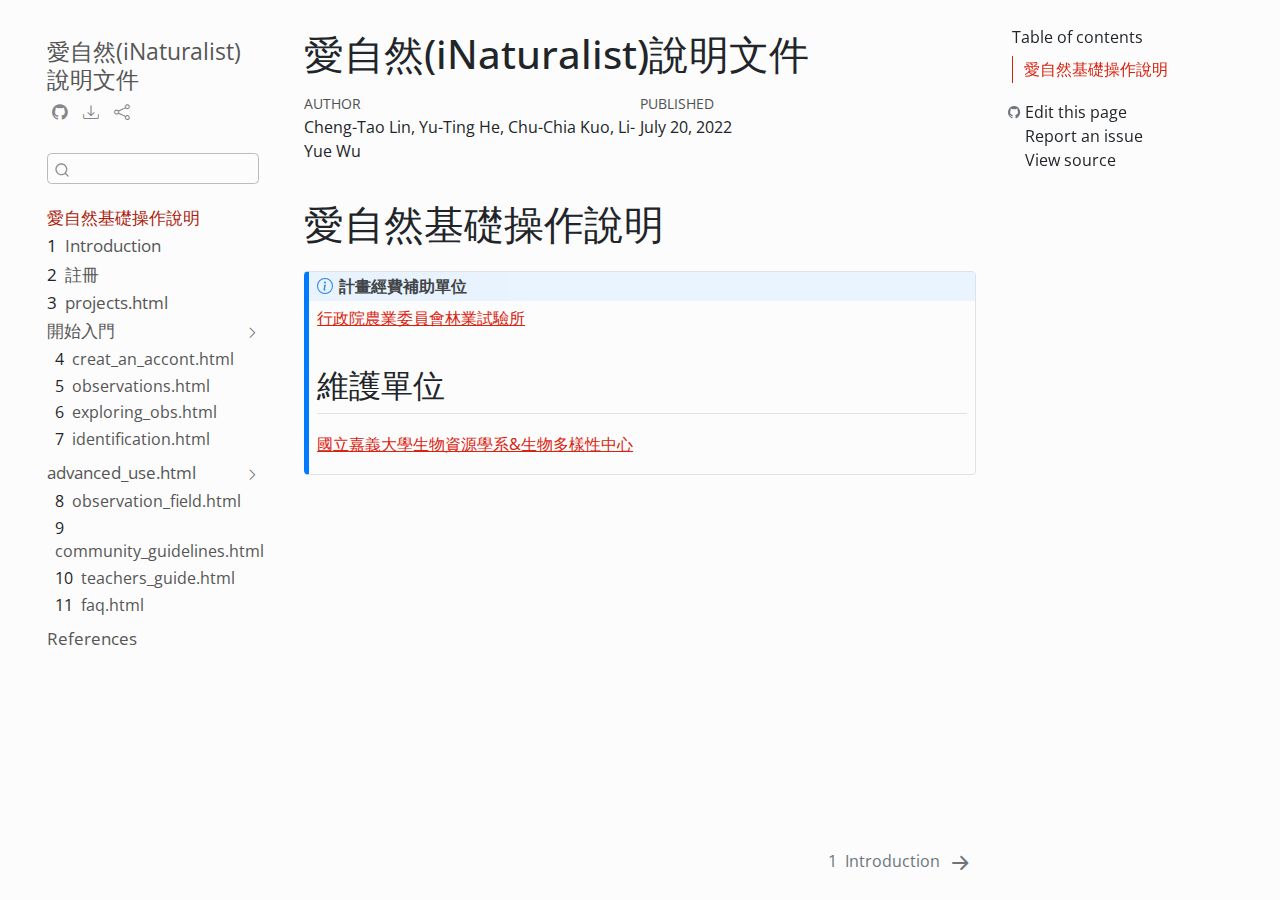
<file: docs/index.html>
<!DOCTYPE html>
<html xmlns="http://www.w3.org/1999/xhtml" lang="en" xml:lang="en"><head>

<meta charset="utf-8">
<meta name="generator" content="quarto-1.0.25">

<meta name="viewport" content="width=device-width, initial-scale=1.0, user-scalable=yes">

<meta name="author" content="Cheng-Tao Lin, Yu-Ting He, Chu-Chia Kuo, Li-Yue Wu">
<meta name="dcterms.date" content="2022-07-20">

<title>愛自然(iNaturalist)說明文件</title>
<style>
code{white-space: pre-wrap;}
span.smallcaps{font-variant: small-caps;}
span.underline{text-decoration: underline;}
div.column{display: inline-block; vertical-align: top; width: 50%;}
div.hanging-indent{margin-left: 1.5em; text-indent: -1.5em;}
ul.task-list{list-style: none;}
</style>


<script src="site_libs/quarto-nav/quarto-nav.js"></script>
<script src="site_libs/quarto-nav/headroom.min.js"></script>
<script src="site_libs/clipboard/clipboard.min.js"></script>
<script src="site_libs/quarto-search/autocomplete.umd.js"></script>
<script src="site_libs/quarto-search/fuse.min.js"></script>
<script src="site_libs/quarto-search/quarto-search.js"></script>
<meta name="quarto:offset" content="./">
<link href="./intro.html" rel="next">
<link href="./images/iNaturalistTW_favicon.png" rel="icon" type="image/png">
<script src="site_libs/quarto-html/quarto.js"></script>
<script src="site_libs/quarto-html/popper.min.js"></script>
<script src="site_libs/quarto-html/tippy.umd.min.js"></script>
<script src="site_libs/quarto-html/anchor.min.js"></script>
<link href="site_libs/quarto-html/tippy.css" rel="stylesheet">
<link href="site_libs/quarto-html/quarto-syntax-highlighting.css" rel="stylesheet" id="quarto-text-highlighting-styles">
<script src="site_libs/bootstrap/bootstrap.min.js"></script>
<link href="site_libs/bootstrap/bootstrap-icons.css" rel="stylesheet">
<link href="site_libs/bootstrap/bootstrap.min.css" rel="stylesheet" id="quarto-bootstrap" data-mode="light">
<script id="quarto-search-options" type="application/json">{
  "location": "sidebar",
  "copy-button": false,
  "collapse-after": 3,
  "panel-placement": "start",
  "type": "textbox",
  "limit": 20,
  "language": {
    "search-no-results-text": "No results",
    "search-matching-documents-text": "matching documents",
    "search-copy-link-title": "Copy link to search",
    "search-hide-matches-text": "Hide additional matches",
    "search-more-match-text": "more match in this document",
    "search-more-matches-text": "more matches in this document",
    "search-clear-button-title": "Clear",
    "search-detached-cancel-button-title": "Cancel",
    "search-submit-button-title": "Submit"
  }
}</script>


</head>

<body class="nav-sidebar floating">

<div id="quarto-search-results"></div>
  <header id="quarto-header" class="headroom fixed-top">
  <nav class="quarto-secondary-nav" data-bs-toggle="collapse" data-bs-target="#quarto-sidebar" aria-controls="quarto-sidebar" aria-expanded="false" aria-label="Toggle sidebar navigation" onclick="if (window.quartoToggleHeadroom) { window.quartoToggleHeadroom(); }">
    <div class="container-fluid d-flex justify-content-between">
      <h1 class="quarto-secondary-nav-title">愛自然(iNaturalist)說明文件</h1>
      <button type="button" class="quarto-btn-toggle btn" aria-label="Show secondary navigation">
        <i class="bi bi-chevron-right"></i>
      </button>
    </div>
  </nav>
</header>
<!-- content -->
<div id="quarto-content" class="quarto-container page-columns page-rows-contents page-layout-article">
<!-- sidebar -->
  <nav id="quarto-sidebar" class="sidebar collapse sidebar-navigation floating overflow-auto">
    <div class="pt-lg-2 mt-2 text-left sidebar-header">
    <div class="sidebar-title mb-0 py-0">
      <a href="./">愛自然(iNaturalist)說明文件</a> 
        <div class="sidebar-tools-main tools-wide">
    <a href="https://github.com/iNaturalistTaiwan/iNatTWDocs" title="Source Code" class="sidebar-tool px-1"><i class="bi bi-github"></i></a>
    <a href="" title="Download" id="sidebar-tool-dropdown-0" class="sidebar-tool dropdown-toggle px-1" data-bs-toggle="dropdown" aria-expanded="false"><i class="bi bi-download"></i></a>
    <ul class="dropdown-menu" aria-labelledby="sidebar-tool-dropdown-0">
        <li>
          <a class="dropdown-item sidebar-tools-main-item" href="./愛自然-iNaturalist-說明文件.pdf">
            <i class="bi bi-bi-file-pdf pe-1"></i>
          Download PDF
          </a>
        </li>
        <li>
          <a class="dropdown-item sidebar-tools-main-item" href="./愛自然-iNaturalist-說明文件.epub">
            <i class="bi bi-bi-journal pe-1"></i>
          Download ePub
          </a>
        </li>
        <li>
          <a class="dropdown-item sidebar-tools-main-item" href="./愛自然-iNaturalist-說明文件.docx">
            <i class="bi bi-bi-file-word pe-1"></i>
          Download Docx
          </a>
        </li>
    </ul>
    <a href="" title="Share" id="sidebar-tool-dropdown-1" class="sidebar-tool dropdown-toggle px-1" data-bs-toggle="dropdown" aria-expanded="false"><i class="bi bi-share"></i></a>
    <ul class="dropdown-menu" aria-labelledby="sidebar-tool-dropdown-1">
        <li>
          <a class="dropdown-item sidebar-tools-main-item" href="https://www.facebook.com/sharer/sharer.php?u=|url|">
            <i class="bi bi-bi-facebook pe-1"></i>
          Facebook
          </a>
        </li>
        <li>
          <a class="dropdown-item sidebar-tools-main-item" href="https://twitter.com/intent/tweet?url=|url|">
            <i class="bi bi-bi-twitter pe-1"></i>
          Twitter
          </a>
        </li>
    </ul>
</div>
    </div>
      </div>
      <div class="mt-2 flex-shrink-0 align-items-center">
        <div class="sidebar-search">
        <div id="quarto-search" class="" title="Search"></div>
        </div>
      </div>
    <div class="sidebar-menu-container"> 
    <ul class="list-unstyled mt-1">
        <li class="sidebar-item">
  <div class="sidebar-item-container"> 
  <a href="./index.html" class="sidebar-item-text sidebar-link active">愛自然基礎操作說明</a>
  </div>
</li>
        <li class="sidebar-item">
  <div class="sidebar-item-container"> 
  <a href="./intro.html" class="sidebar-item-text sidebar-link"><span class="chapter-number">1</span>&nbsp; <span class="chapter-title">Introduction</span></a>
  </div>
</li>
        <li class="sidebar-item">
  <div class="sidebar-item-container"> 
  <a href="./register_and_settings.html" class="sidebar-item-text sidebar-link"><span class="chapter-number">2</span>&nbsp; <span class="chapter-title">註冊</span></a>
  </div>
</li>
        <li class="sidebar-item">
  <div class="sidebar-item-container"> 
  <a href="./projects.html" class="sidebar-item-text sidebar-link"><span class="chapter-number">3</span>&nbsp; <span class="chapter-title">projects.html</span></a>
  </div>
</li>
        <li class="sidebar-item sidebar-item-section">
      <div class="sidebar-item-container"> 
            <a href="./basic_use.html" class="sidebar-item-text sidebar-link">開始入門</a>
          <a class="sidebar-item-toggle text-start" data-bs-toggle="collapse" data-bs-target="#quarto-sidebar-section-1" aria-expanded="true">
            <i class="bi bi-chevron-right ms-2"></i>
          </a> 
      </div>
      <ul id="quarto-sidebar-section-1" class="collapse list-unstyled sidebar-section depth1 show">  
          <li class="sidebar-item">
  <div class="sidebar-item-container"> 
  <a href="./creat_an_accont.html" class="sidebar-item-text sidebar-link"><span class="chapter-number">4</span>&nbsp; <span class="chapter-title">creat_an_accont.html</span></a>
  </div>
</li>
          <li class="sidebar-item">
  <div class="sidebar-item-container"> 
  <a href="./observations.html" class="sidebar-item-text sidebar-link"><span class="chapter-number">5</span>&nbsp; <span class="chapter-title">observations.html</span></a>
  </div>
</li>
          <li class="sidebar-item">
  <div class="sidebar-item-container"> 
  <a href="./exploring_obs.html" class="sidebar-item-text sidebar-link"><span class="chapter-number">6</span>&nbsp; <span class="chapter-title">exploring_obs.html</span></a>
  </div>
</li>
          <li class="sidebar-item">
  <div class="sidebar-item-container"> 
  <a href="./identification.html" class="sidebar-item-text sidebar-link"><span class="chapter-number">7</span>&nbsp; <span class="chapter-title">identification.html</span></a>
  </div>
</li>
      </ul>
  </li>
        <li class="sidebar-item sidebar-item-section">
      <div class="sidebar-item-container"> 
            <a href="./advanced_use.html" class="sidebar-item-text sidebar-link">advanced_use.html</a>
          <a class="sidebar-item-toggle text-start" data-bs-toggle="collapse" data-bs-target="#quarto-sidebar-section-2" aria-expanded="true">
            <i class="bi bi-chevron-right ms-2"></i>
          </a> 
      </div>
      <ul id="quarto-sidebar-section-2" class="collapse list-unstyled sidebar-section depth1 show">  
          <li class="sidebar-item">
  <div class="sidebar-item-container"> 
  <a href="./observation_field.html" class="sidebar-item-text sidebar-link"><span class="chapter-number">8</span>&nbsp; <span class="chapter-title">observation_field.html</span></a>
  </div>
</li>
          <li class="sidebar-item">
  <div class="sidebar-item-container"> 
  <a href="./community_guidelines.html" class="sidebar-item-text sidebar-link"><span class="chapter-number">9</span>&nbsp; <span class="chapter-title">community_guidelines.html</span></a>
  </div>
</li>
          <li class="sidebar-item">
  <div class="sidebar-item-container"> 
  <a href="./teachers_guide.html" class="sidebar-item-text sidebar-link"><span class="chapter-number">10</span>&nbsp; <span class="chapter-title">teachers_guide.html</span></a>
  </div>
</li>
          <li class="sidebar-item">
  <div class="sidebar-item-container"> 
  <a href="./faq.html" class="sidebar-item-text sidebar-link"><span class="chapter-number">11</span>&nbsp; <span class="chapter-title">faq.html</span></a>
  </div>
</li>
      </ul>
  </li>
        <li class="sidebar-item">
  <div class="sidebar-item-container"> 
  <a href="./references.html" class="sidebar-item-text sidebar-link">References</a>
  </div>
</li>
    </ul>
    </div>
</nav>
<!-- margin-sidebar -->
    <div id="quarto-margin-sidebar" class="sidebar margin-sidebar">
        <nav id="TOC" role="doc-toc">
    <h2 id="toc-title">Table of contents</h2>
   
  <ul>
  <li><a href="#愛自然基礎操作說明" id="toc-愛自然基礎操作說明" class="nav-link active" data-scroll-target="#愛自然基礎操作說明">愛自然基礎操作說明</a></li>
  </ul>
<div class="toc-actions"><div><i class="bi bi-github"></i></div><div class="action-links"><p><a href="https://github.com/iNaturalistTaiwan/iNatTWDocs/edit/main/index.qmd" class="toc-action">Edit this page</a></p><p><a href="https://github.com/iNaturalistTaiwan/iNatTWDocs/issues/new" class="toc-action">Report an issue</a></p><p><a href="https://github.com/iNaturalistTaiwan/iNatTWDocs/blob/main/index.qmd" class="toc-action">View source</a></p></div></div></nav>
    </div>
<!-- main -->
<main class="content" id="quarto-document-content">

<header id="title-block-header" class="quarto-title-block default">
<div class="quarto-title">
<h1 class="title d-none d-lg-block">愛自然(iNaturalist)說明文件</h1>
</div>



<div class="quarto-title-meta">

    <div>
    <div class="quarto-title-meta-heading">Author</div>
    <div class="quarto-title-meta-contents">
             <p>Cheng-Tao Lin, Yu-Ting He, Chu-Chia Kuo, Li-Yue Wu </p>
          </div>
  </div>
    
    <div>
    <div class="quarto-title-meta-heading">Published</div>
    <div class="quarto-title-meta-contents">
      <p class="date">July 20, 2022</p>
    </div>
  </div>
    
  </div>
  

</header>

<section id="愛自然基礎操作說明" class="level1 unnumbered">
<h1 class="unnumbered">愛自然基礎操作說明</h1>
<div class="callout-note callout callout-style-default callout-captioned">
<div class="callout-header d-flex align-content-center">
<div class="callout-icon-container">
<i class="callout-icon"></i>
</div>
<div class="callout-caption-container flex-fill">
計畫經費補助單位
</div>
</div>
<div class="callout-body-container callout-body">
<p><a href="https://www.tfri.gov.tw">行政院農業委員會林業試驗所</a></p>
<section id="維護單位" class="level2">
<h2 class="anchored" data-anchor-id="維護單位">維護單位</h2>
<p><a href="https://www.ncyu.edu.tw">國立嘉義大學</a><a href="https://biors.ncyu.edu.tw">生物資源學系&amp;生物多樣性中心</a></p>
</section>
</div>
</div>


</section>

</main> <!-- /main -->
<script id="quarto-html-after-body" type="application/javascript">
window.document.addEventListener("DOMContentLoaded", function (event) {
  const toggleBodyColorMode = (bsSheetEl) => {
    const mode = bsSheetEl.getAttribute("data-mode");
    const bodyEl = window.document.querySelector("body");
    if (mode === "dark") {
      bodyEl.classList.add("quarto-dark");
      bodyEl.classList.remove("quarto-light");
    } else {
      bodyEl.classList.add("quarto-light");
      bodyEl.classList.remove("quarto-dark");
    }
  }
  const toggleBodyColorPrimary = () => {
    const bsSheetEl = window.document.querySelector("link#quarto-bootstrap");
    if (bsSheetEl) {
      toggleBodyColorMode(bsSheetEl);
    }
  }
  toggleBodyColorPrimary();  
  const icon = "";
  const anchorJS = new window.AnchorJS();
  anchorJS.options = {
    placement: 'right',
    icon: icon
  };
  anchorJS.add('.anchored');
  const clipboard = new window.ClipboardJS('.code-copy-button', {
    target: function(trigger) {
      return trigger.previousElementSibling;
    }
  });
  clipboard.on('success', function(e) {
    // button target
    const button = e.trigger;
    // don't keep focus
    button.blur();
    // flash "checked"
    button.classList.add('code-copy-button-checked');
    var currentTitle = button.getAttribute("title");
    button.setAttribute("title", "Copied!");
    setTimeout(function() {
      button.setAttribute("title", currentTitle);
      button.classList.remove('code-copy-button-checked');
    }, 1000);
    // clear code selection
    e.clearSelection();
  });
  function tippyHover(el, contentFn) {
    const config = {
      allowHTML: true,
      content: contentFn,
      maxWidth: 500,
      delay: 100,
      arrow: false,
      appendTo: function(el) {
          return el.parentElement;
      },
      interactive: true,
      interactiveBorder: 10,
      theme: 'quarto',
      placement: 'bottom-start'
    };
    window.tippy(el, config); 
  }
  const noterefs = window.document.querySelectorAll('a[role="doc-noteref"]');
  for (var i=0; i<noterefs.length; i++) {
    const ref = noterefs[i];
    tippyHover(ref, function() {
      let href = ref.getAttribute('href');
      try { href = new URL(href).hash; } catch {}
      const id = href.replace(/^#\/?/, "");
      const note = window.document.getElementById(id);
      return note.innerHTML;
    });
  }
  var bibliorefs = window.document.querySelectorAll('a[role="doc-biblioref"]');
  for (var i=0; i<bibliorefs.length; i++) {
    const ref = bibliorefs[i];
    const cites = ref.parentNode.getAttribute('data-cites').split(' ');
    tippyHover(ref, function() {
      var popup = window.document.createElement('div');
      cites.forEach(function(cite) {
        var citeDiv = window.document.createElement('div');
        citeDiv.classList.add('hanging-indent');
        citeDiv.classList.add('csl-entry');
        var biblioDiv = window.document.getElementById('ref-' + cite);
        if (biblioDiv) {
          citeDiv.innerHTML = biblioDiv.innerHTML;
        }
        popup.appendChild(citeDiv);
      });
      return popup.innerHTML;
    });
  }
});
</script>
<nav class="page-navigation">
  <div class="nav-page nav-page-previous">
  </div>
  <div class="nav-page nav-page-next">
      <a href="./intro.html" class="pagination-link">
        <span class="nav-page-text"><span class="chapter-number">1</span>&nbsp; <span class="chapter-title">Introduction</span></span> <i class="bi bi-arrow-right-short"></i>
      </a>
  </div>
</nav>
</div> <!-- /content -->



</body></html>
</file>
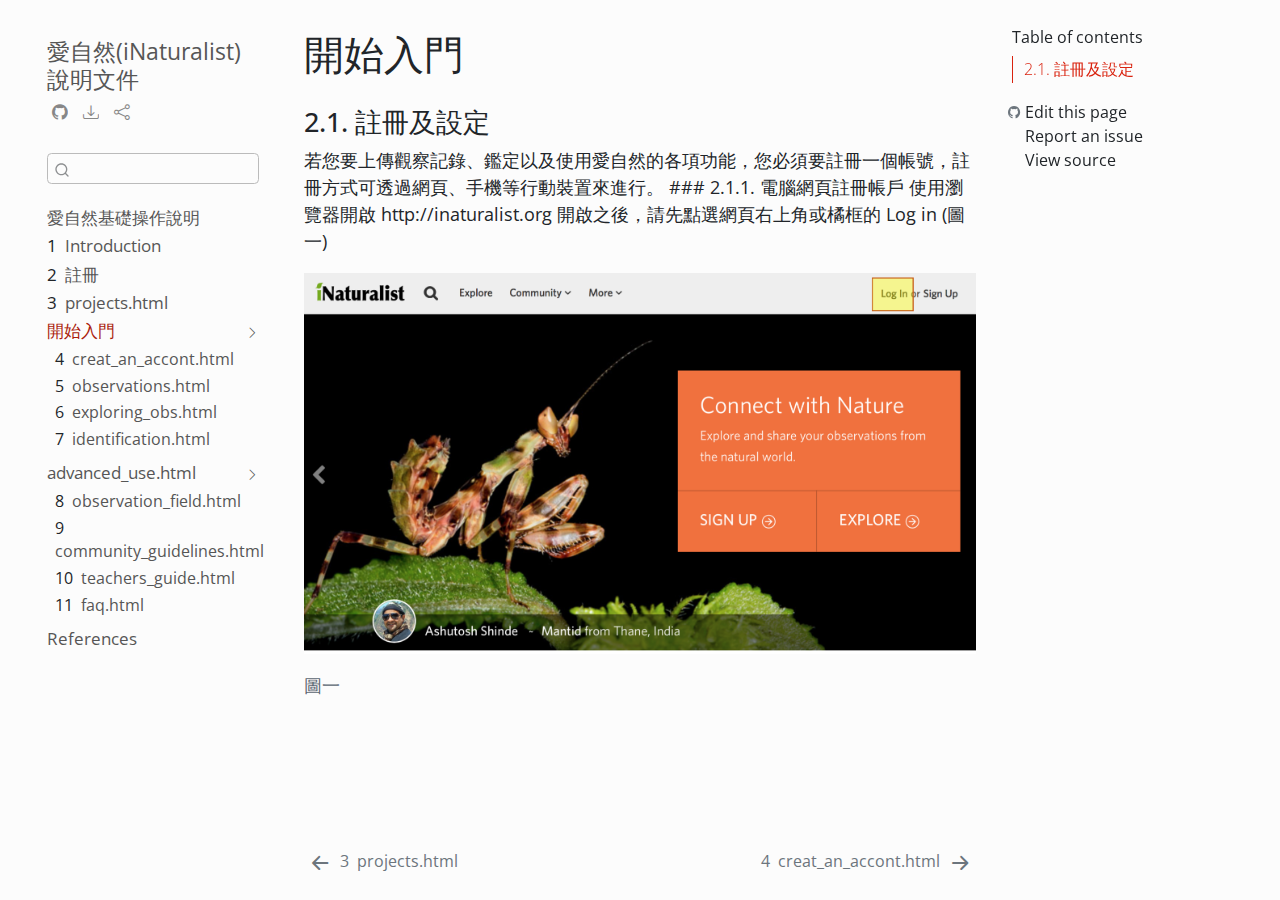
<file: docs/basic_use.html>
<!DOCTYPE html>
<html xmlns="http://www.w3.org/1999/xhtml" lang="en" xml:lang="en"><head>

<meta charset="utf-8">
<meta name="generator" content="quarto-1.0.25">

<meta name="viewport" content="width=device-width, initial-scale=1.0, user-scalable=yes">


<title>愛自然(iNaturalist)說明文件 - 開始入門</title>
<style>
code{white-space: pre-wrap;}
span.smallcaps{font-variant: small-caps;}
span.underline{text-decoration: underline;}
div.column{display: inline-block; vertical-align: top; width: 50%;}
div.hanging-indent{margin-left: 1.5em; text-indent: -1.5em;}
ul.task-list{list-style: none;}
</style>


<script src="site_libs/quarto-nav/quarto-nav.js"></script>
<script src="site_libs/quarto-nav/headroom.min.js"></script>
<script src="site_libs/clipboard/clipboard.min.js"></script>
<script src="site_libs/quarto-search/autocomplete.umd.js"></script>
<script src="site_libs/quarto-search/fuse.min.js"></script>
<script src="site_libs/quarto-search/quarto-search.js"></script>
<meta name="quarto:offset" content="./">
<link href="./creat_an_accont.html" rel="next">
<link href="./projects.html" rel="prev">
<link href="./images/iNaturalistTW_favicon.png" rel="icon" type="image/png">
<script src="site_libs/quarto-html/quarto.js"></script>
<script src="site_libs/quarto-html/popper.min.js"></script>
<script src="site_libs/quarto-html/tippy.umd.min.js"></script>
<script src="site_libs/quarto-html/anchor.min.js"></script>
<link href="site_libs/quarto-html/tippy.css" rel="stylesheet">
<link href="site_libs/quarto-html/quarto-syntax-highlighting.css" rel="stylesheet" id="quarto-text-highlighting-styles">
<script src="site_libs/bootstrap/bootstrap.min.js"></script>
<link href="site_libs/bootstrap/bootstrap-icons.css" rel="stylesheet">
<link href="site_libs/bootstrap/bootstrap.min.css" rel="stylesheet" id="quarto-bootstrap" data-mode="light">
<script id="quarto-search-options" type="application/json">{
  "location": "sidebar",
  "copy-button": false,
  "collapse-after": 3,
  "panel-placement": "start",
  "type": "textbox",
  "limit": 20,
  "language": {
    "search-no-results-text": "No results",
    "search-matching-documents-text": "matching documents",
    "search-copy-link-title": "Copy link to search",
    "search-hide-matches-text": "Hide additional matches",
    "search-more-match-text": "more match in this document",
    "search-more-matches-text": "more matches in this document",
    "search-clear-button-title": "Clear",
    "search-detached-cancel-button-title": "Cancel",
    "search-submit-button-title": "Submit"
  }
}</script>


</head>

<body class="nav-sidebar floating">

<div id="quarto-search-results"></div>
  <header id="quarto-header" class="headroom fixed-top">
  <nav class="quarto-secondary-nav" data-bs-toggle="collapse" data-bs-target="#quarto-sidebar" aria-controls="quarto-sidebar" aria-expanded="false" aria-label="Toggle sidebar navigation" onclick="if (window.quartoToggleHeadroom) { window.quartoToggleHeadroom(); }">
    <div class="container-fluid d-flex justify-content-between">
      <h1 class="quarto-secondary-nav-title">開始入門</h1>
      <button type="button" class="quarto-btn-toggle btn" aria-label="Show secondary navigation">
        <i class="bi bi-chevron-right"></i>
      </button>
    </div>
  </nav>
</header>
<!-- content -->
<div id="quarto-content" class="quarto-container page-columns page-rows-contents page-layout-article">
<!-- sidebar -->
  <nav id="quarto-sidebar" class="sidebar collapse sidebar-navigation floating overflow-auto">
    <div class="pt-lg-2 mt-2 text-left sidebar-header">
    <div class="sidebar-title mb-0 py-0">
      <a href="./">愛自然(iNaturalist)說明文件</a> 
        <div class="sidebar-tools-main tools-wide">
    <a href="https://github.com/iNaturalistTaiwan/iNatTWDocs" title="Source Code" class="sidebar-tool px-1"><i class="bi bi-github"></i></a>
    <a href="" title="Download" id="sidebar-tool-dropdown-0" class="sidebar-tool dropdown-toggle px-1" data-bs-toggle="dropdown" aria-expanded="false"><i class="bi bi-download"></i></a>
    <ul class="dropdown-menu" aria-labelledby="sidebar-tool-dropdown-0">
        <li>
          <a class="dropdown-item sidebar-tools-main-item" href="./愛自然-iNaturalist-說明文件.pdf">
            <i class="bi bi-bi-file-pdf pe-1"></i>
          Download PDF
          </a>
        </li>
        <li>
          <a class="dropdown-item sidebar-tools-main-item" href="./愛自然-iNaturalist-說明文件.epub">
            <i class="bi bi-bi-journal pe-1"></i>
          Download ePub
          </a>
        </li>
        <li>
          <a class="dropdown-item sidebar-tools-main-item" href="./愛自然-iNaturalist-說明文件.docx">
            <i class="bi bi-bi-file-word pe-1"></i>
          Download Docx
          </a>
        </li>
    </ul>
    <a href="" title="Share" id="sidebar-tool-dropdown-1" class="sidebar-tool dropdown-toggle px-1" data-bs-toggle="dropdown" aria-expanded="false"><i class="bi bi-share"></i></a>
    <ul class="dropdown-menu" aria-labelledby="sidebar-tool-dropdown-1">
        <li>
          <a class="dropdown-item sidebar-tools-main-item" href="https://www.facebook.com/sharer/sharer.php?u=|url|">
            <i class="bi bi-bi-facebook pe-1"></i>
          Facebook
          </a>
        </li>
        <li>
          <a class="dropdown-item sidebar-tools-main-item" href="https://twitter.com/intent/tweet?url=|url|">
            <i class="bi bi-bi-twitter pe-1"></i>
          Twitter
          </a>
        </li>
    </ul>
</div>
    </div>
      </div>
      <div class="mt-2 flex-shrink-0 align-items-center">
        <div class="sidebar-search">
        <div id="quarto-search" class="" title="Search"></div>
        </div>
      </div>
    <div class="sidebar-menu-container"> 
    <ul class="list-unstyled mt-1">
        <li class="sidebar-item">
  <div class="sidebar-item-container"> 
  <a href="./index.html" class="sidebar-item-text sidebar-link">愛自然基礎操作說明</a>
  </div>
</li>
        <li class="sidebar-item">
  <div class="sidebar-item-container"> 
  <a href="./intro.html" class="sidebar-item-text sidebar-link"><span class="chapter-number">1</span>&nbsp; <span class="chapter-title">Introduction</span></a>
  </div>
</li>
        <li class="sidebar-item">
  <div class="sidebar-item-container"> 
  <a href="./register_and_settings.html" class="sidebar-item-text sidebar-link"><span class="chapter-number">2</span>&nbsp; <span class="chapter-title">註冊</span></a>
  </div>
</li>
        <li class="sidebar-item">
  <div class="sidebar-item-container"> 
  <a href="./projects.html" class="sidebar-item-text sidebar-link"><span class="chapter-number">3</span>&nbsp; <span class="chapter-title">projects.html</span></a>
  </div>
</li>
        <li class="sidebar-item sidebar-item-section">
      <div class="sidebar-item-container"> 
            <a href="./basic_use.html" class="sidebar-item-text sidebar-link active">開始入門</a>
          <a class="sidebar-item-toggle text-start" data-bs-toggle="collapse" data-bs-target="#quarto-sidebar-section-1" aria-expanded="true">
            <i class="bi bi-chevron-right ms-2"></i>
          </a> 
      </div>
      <ul id="quarto-sidebar-section-1" class="collapse list-unstyled sidebar-section depth1 show">  
          <li class="sidebar-item">
  <div class="sidebar-item-container"> 
  <a href="./creat_an_accont.html" class="sidebar-item-text sidebar-link"><span class="chapter-number">4</span>&nbsp; <span class="chapter-title">creat_an_accont.html</span></a>
  </div>
</li>
          <li class="sidebar-item">
  <div class="sidebar-item-container"> 
  <a href="./observations.html" class="sidebar-item-text sidebar-link"><span class="chapter-number">5</span>&nbsp; <span class="chapter-title">observations.html</span></a>
  </div>
</li>
          <li class="sidebar-item">
  <div class="sidebar-item-container"> 
  <a href="./exploring_obs.html" class="sidebar-item-text sidebar-link"><span class="chapter-number">6</span>&nbsp; <span class="chapter-title">exploring_obs.html</span></a>
  </div>
</li>
          <li class="sidebar-item">
  <div class="sidebar-item-container"> 
  <a href="./identification.html" class="sidebar-item-text sidebar-link"><span class="chapter-number">7</span>&nbsp; <span class="chapter-title">identification.html</span></a>
  </div>
</li>
      </ul>
  </li>
        <li class="sidebar-item sidebar-item-section">
      <div class="sidebar-item-container"> 
            <a href="./advanced_use.html" class="sidebar-item-text sidebar-link">advanced_use.html</a>
          <a class="sidebar-item-toggle text-start" data-bs-toggle="collapse" data-bs-target="#quarto-sidebar-section-2" aria-expanded="true">
            <i class="bi bi-chevron-right ms-2"></i>
          </a> 
      </div>
      <ul id="quarto-sidebar-section-2" class="collapse list-unstyled sidebar-section depth1 show">  
          <li class="sidebar-item">
  <div class="sidebar-item-container"> 
  <a href="./observation_field.html" class="sidebar-item-text sidebar-link"><span class="chapter-number">8</span>&nbsp; <span class="chapter-title">observation_field.html</span></a>
  </div>
</li>
          <li class="sidebar-item">
  <div class="sidebar-item-container"> 
  <a href="./community_guidelines.html" class="sidebar-item-text sidebar-link"><span class="chapter-number">9</span>&nbsp; <span class="chapter-title">community_guidelines.html</span></a>
  </div>
</li>
          <li class="sidebar-item">
  <div class="sidebar-item-container"> 
  <a href="./teachers_guide.html" class="sidebar-item-text sidebar-link"><span class="chapter-number">10</span>&nbsp; <span class="chapter-title">teachers_guide.html</span></a>
  </div>
</li>
          <li class="sidebar-item">
  <div class="sidebar-item-container"> 
  <a href="./faq.html" class="sidebar-item-text sidebar-link"><span class="chapter-number">11</span>&nbsp; <span class="chapter-title">faq.html</span></a>
  </div>
</li>
      </ul>
  </li>
        <li class="sidebar-item">
  <div class="sidebar-item-container"> 
  <a href="./references.html" class="sidebar-item-text sidebar-link">References</a>
  </div>
</li>
    </ul>
    </div>
</nav>
<!-- margin-sidebar -->
    <div id="quarto-margin-sidebar" class="sidebar margin-sidebar">
        <nav id="TOC" role="doc-toc">
    <h2 id="toc-title">Table of contents</h2>
   
  <ul>
  <li><a href="#註冊及設定" id="toc-註冊及設定" class="nav-link active" data-scroll-target="#註冊及設定">2.1. 註冊及設定</a></li>
  </ul>
<div class="toc-actions"><div><i class="bi bi-github"></i></div><div class="action-links"><p><a href="https://github.com/iNaturalistTaiwan/iNatTWDocs/edit/main/basic_use.qmd" class="toc-action">Edit this page</a></p><p><a href="https://github.com/iNaturalistTaiwan/iNatTWDocs/issues/new" class="toc-action">Report an issue</a></p><p><a href="https://github.com/iNaturalistTaiwan/iNatTWDocs/blob/main/basic_use.qmd" class="toc-action">View source</a></p></div></div></nav>
    </div>
<!-- main -->
<main class="content" id="quarto-document-content">

<header id="title-block-header" class="quarto-title-block default">
<div class="quarto-title">
<h1 class="title d-none d-lg-block">開始入門</h1>
</div>



<div class="quarto-title-meta">

    
    
  </div>
  

</header>

<section id="註冊及設定" class="level3">
<h3 class="anchored" data-anchor-id="註冊及設定">2.1. 註冊及設定</h3>
<p>若您要上傳觀察記錄、鑑定以及使用愛自然的各項功能，您必須要註冊一個帳號，註冊方式可透過網頁、手機等行動裝置來進行。 ### 2.1.1. 電腦網頁註冊帳戶 使用瀏覽器開啟 http://inaturalist.org 開啟之後，請先點選網頁右上角或橘框的 Log in (圖一)</p>
<div id="fig_1" class="quarto-figure quarto-figure-center anchored">
<figure class="figure">
<p><img src="basic_use_files/fig_1.png" class="img-fluid figure-img"></p>
<p></p><figcaption class="figure-caption">圖一</figcaption><p></p>
</figure>
</div>


</section>

</main> <!-- /main -->
<script id="quarto-html-after-body" type="application/javascript">
window.document.addEventListener("DOMContentLoaded", function (event) {
  const toggleBodyColorMode = (bsSheetEl) => {
    const mode = bsSheetEl.getAttribute("data-mode");
    const bodyEl = window.document.querySelector("body");
    if (mode === "dark") {
      bodyEl.classList.add("quarto-dark");
      bodyEl.classList.remove("quarto-light");
    } else {
      bodyEl.classList.add("quarto-light");
      bodyEl.classList.remove("quarto-dark");
    }
  }
  const toggleBodyColorPrimary = () => {
    const bsSheetEl = window.document.querySelector("link#quarto-bootstrap");
    if (bsSheetEl) {
      toggleBodyColorMode(bsSheetEl);
    }
  }
  toggleBodyColorPrimary();  
  const icon = "";
  const anchorJS = new window.AnchorJS();
  anchorJS.options = {
    placement: 'right',
    icon: icon
  };
  anchorJS.add('.anchored');
  const clipboard = new window.ClipboardJS('.code-copy-button', {
    target: function(trigger) {
      return trigger.previousElementSibling;
    }
  });
  clipboard.on('success', function(e) {
    // button target
    const button = e.trigger;
    // don't keep focus
    button.blur();
    // flash "checked"
    button.classList.add('code-copy-button-checked');
    var currentTitle = button.getAttribute("title");
    button.setAttribute("title", "Copied!");
    setTimeout(function() {
      button.setAttribute("title", currentTitle);
      button.classList.remove('code-copy-button-checked');
    }, 1000);
    // clear code selection
    e.clearSelection();
  });
  function tippyHover(el, contentFn) {
    const config = {
      allowHTML: true,
      content: contentFn,
      maxWidth: 500,
      delay: 100,
      arrow: false,
      appendTo: function(el) {
          return el.parentElement;
      },
      interactive: true,
      interactiveBorder: 10,
      theme: 'quarto',
      placement: 'bottom-start'
    };
    window.tippy(el, config); 
  }
  const noterefs = window.document.querySelectorAll('a[role="doc-noteref"]');
  for (var i=0; i<noterefs.length; i++) {
    const ref = noterefs[i];
    tippyHover(ref, function() {
      let href = ref.getAttribute('href');
      try { href = new URL(href).hash; } catch {}
      const id = href.replace(/^#\/?/, "");
      const note = window.document.getElementById(id);
      return note.innerHTML;
    });
  }
  var bibliorefs = window.document.querySelectorAll('a[role="doc-biblioref"]');
  for (var i=0; i<bibliorefs.length; i++) {
    const ref = bibliorefs[i];
    const cites = ref.parentNode.getAttribute('data-cites').split(' ');
    tippyHover(ref, function() {
      var popup = window.document.createElement('div');
      cites.forEach(function(cite) {
        var citeDiv = window.document.createElement('div');
        citeDiv.classList.add('hanging-indent');
        citeDiv.classList.add('csl-entry');
        var biblioDiv = window.document.getElementById('ref-' + cite);
        if (biblioDiv) {
          citeDiv.innerHTML = biblioDiv.innerHTML;
        }
        popup.appendChild(citeDiv);
      });
      return popup.innerHTML;
    });
  }
});
</script>
<nav class="page-navigation">
  <div class="nav-page nav-page-previous">
      <a href="./projects.html" class="pagination-link">
        <i class="bi bi-arrow-left-short"></i> <span class="nav-page-text"><span class="chapter-number">3</span>&nbsp; <span class="chapter-title">projects.html</span></span>
      </a>          
  </div>
  <div class="nav-page nav-page-next">
      <a href="./creat_an_accont.html" class="pagination-link">
        <span class="nav-page-text"><span class="chapter-number">4</span>&nbsp; <span class="chapter-title">creat_an_accont.html</span></span> <i class="bi bi-arrow-right-short"></i>
      </a>
  </div>
</nav>
</div> <!-- /content -->



</body></html>
</file>
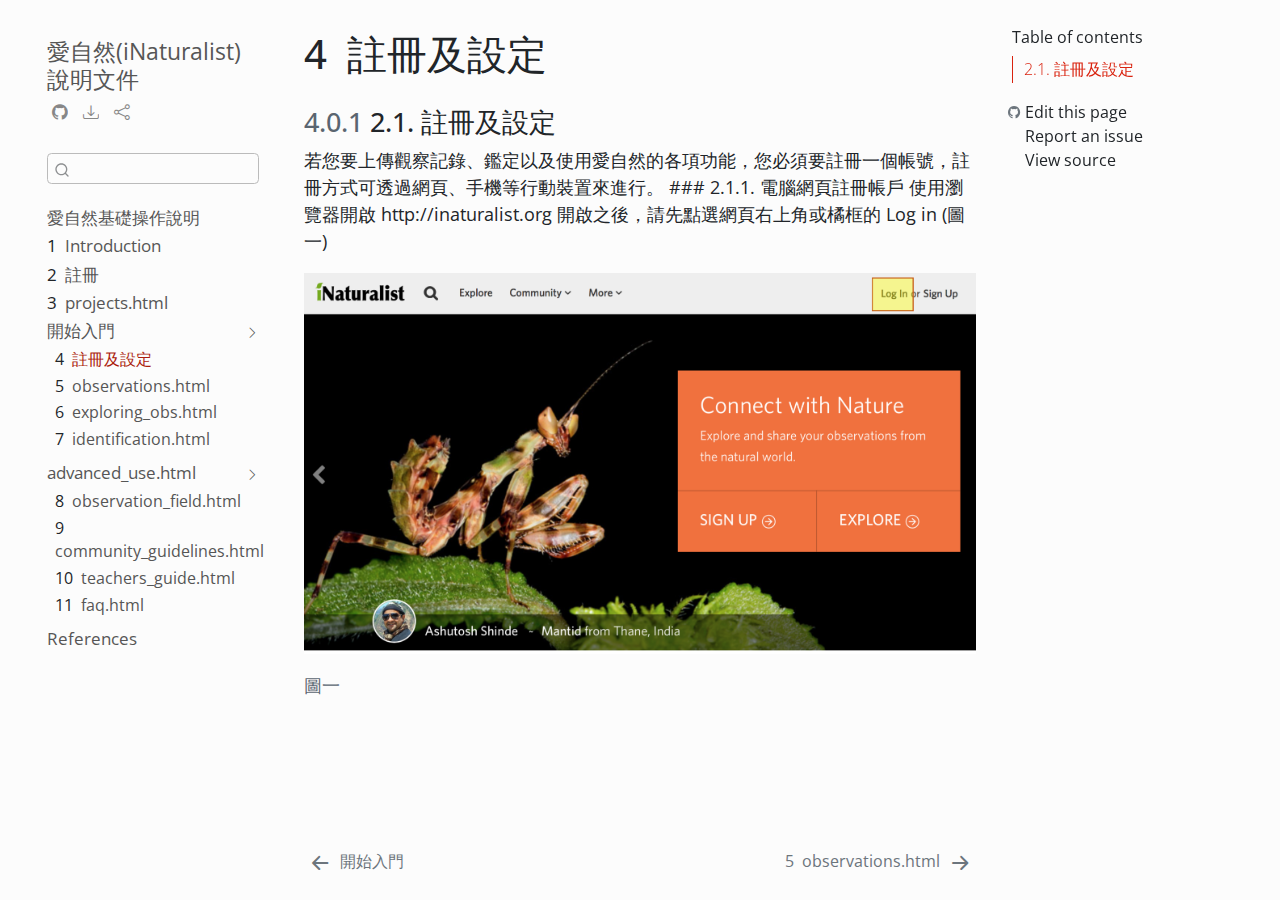
<file: docs/creat_an_accont.html>
<!DOCTYPE html>
<html xmlns="http://www.w3.org/1999/xhtml" lang="en" xml:lang="en"><head>

<meta charset="utf-8">
<meta name="generator" content="quarto-1.0.25">

<meta name="viewport" content="width=device-width, initial-scale=1.0, user-scalable=yes">


<title>愛自然(iNaturalist)說明文件 - 4&nbsp; 註冊及設定</title>
<style>
code{white-space: pre-wrap;}
span.smallcaps{font-variant: small-caps;}
span.underline{text-decoration: underline;}
div.column{display: inline-block; vertical-align: top; width: 50%;}
div.hanging-indent{margin-left: 1.5em; text-indent: -1.5em;}
ul.task-list{list-style: none;}
</style>


<script src="site_libs/quarto-nav/quarto-nav.js"></script>
<script src="site_libs/quarto-nav/headroom.min.js"></script>
<script src="site_libs/clipboard/clipboard.min.js"></script>
<script src="site_libs/quarto-search/autocomplete.umd.js"></script>
<script src="site_libs/quarto-search/fuse.min.js"></script>
<script src="site_libs/quarto-search/quarto-search.js"></script>
<meta name="quarto:offset" content="./">
<link href="./observations.html" rel="next">
<link href="./basic_use.html" rel="prev">
<link href="./images/iNaturalistTW_favicon.png" rel="icon" type="image/png">
<script src="site_libs/quarto-html/quarto.js"></script>
<script src="site_libs/quarto-html/popper.min.js"></script>
<script src="site_libs/quarto-html/tippy.umd.min.js"></script>
<script src="site_libs/quarto-html/anchor.min.js"></script>
<link href="site_libs/quarto-html/tippy.css" rel="stylesheet">
<link href="site_libs/quarto-html/quarto-syntax-highlighting.css" rel="stylesheet" id="quarto-text-highlighting-styles">
<script src="site_libs/bootstrap/bootstrap.min.js"></script>
<link href="site_libs/bootstrap/bootstrap-icons.css" rel="stylesheet">
<link href="site_libs/bootstrap/bootstrap.min.css" rel="stylesheet" id="quarto-bootstrap" data-mode="light">
<script id="quarto-search-options" type="application/json">{
  "location": "sidebar",
  "copy-button": false,
  "collapse-after": 3,
  "panel-placement": "start",
  "type": "textbox",
  "limit": 20,
  "language": {
    "search-no-results-text": "No results",
    "search-matching-documents-text": "matching documents",
    "search-copy-link-title": "Copy link to search",
    "search-hide-matches-text": "Hide additional matches",
    "search-more-match-text": "more match in this document",
    "search-more-matches-text": "more matches in this document",
    "search-clear-button-title": "Clear",
    "search-detached-cancel-button-title": "Cancel",
    "search-submit-button-title": "Submit"
  }
}</script>


</head>

<body class="nav-sidebar floating">

<div id="quarto-search-results"></div>
  <header id="quarto-header" class="headroom fixed-top">
  <nav class="quarto-secondary-nav" data-bs-toggle="collapse" data-bs-target="#quarto-sidebar" aria-controls="quarto-sidebar" aria-expanded="false" aria-label="Toggle sidebar navigation" onclick="if (window.quartoToggleHeadroom) { window.quartoToggleHeadroom(); }">
    <div class="container-fluid d-flex justify-content-between">
      <h1 class="quarto-secondary-nav-title"><span class="chapter-number">4</span>&nbsp; <span class="chapter-title">註冊及設定</span></h1>
      <button type="button" class="quarto-btn-toggle btn" aria-label="Show secondary navigation">
        <i class="bi bi-chevron-right"></i>
      </button>
    </div>
  </nav>
</header>
<!-- content -->
<div id="quarto-content" class="quarto-container page-columns page-rows-contents page-layout-article">
<!-- sidebar -->
  <nav id="quarto-sidebar" class="sidebar collapse sidebar-navigation floating overflow-auto">
    <div class="pt-lg-2 mt-2 text-left sidebar-header">
    <div class="sidebar-title mb-0 py-0">
      <a href="./">愛自然(iNaturalist)說明文件</a> 
        <div class="sidebar-tools-main tools-wide">
    <a href="https://github.com/iNaturalistTaiwan/iNatTWDocs" title="Source Code" class="sidebar-tool px-1"><i class="bi bi-github"></i></a>
    <a href="" title="Download" id="sidebar-tool-dropdown-0" class="sidebar-tool dropdown-toggle px-1" data-bs-toggle="dropdown" aria-expanded="false"><i class="bi bi-download"></i></a>
    <ul class="dropdown-menu" aria-labelledby="sidebar-tool-dropdown-0">
        <li>
          <a class="dropdown-item sidebar-tools-main-item" href="./愛自然-iNaturalist-說明文件.pdf">
            <i class="bi bi-bi-file-pdf pe-1"></i>
          Download PDF
          </a>
        </li>
        <li>
          <a class="dropdown-item sidebar-tools-main-item" href="./愛自然-iNaturalist-說明文件.epub">
            <i class="bi bi-bi-journal pe-1"></i>
          Download ePub
          </a>
        </li>
        <li>
          <a class="dropdown-item sidebar-tools-main-item" href="./愛自然-iNaturalist-說明文件.docx">
            <i class="bi bi-bi-file-word pe-1"></i>
          Download Docx
          </a>
        </li>
    </ul>
    <a href="" title="Share" id="sidebar-tool-dropdown-1" class="sidebar-tool dropdown-toggle px-1" data-bs-toggle="dropdown" aria-expanded="false"><i class="bi bi-share"></i></a>
    <ul class="dropdown-menu" aria-labelledby="sidebar-tool-dropdown-1">
        <li>
          <a class="dropdown-item sidebar-tools-main-item" href="https://www.facebook.com/sharer/sharer.php?u=|url|">
            <i class="bi bi-bi-facebook pe-1"></i>
          Facebook
          </a>
        </li>
        <li>
          <a class="dropdown-item sidebar-tools-main-item" href="https://twitter.com/intent/tweet?url=|url|">
            <i class="bi bi-bi-twitter pe-1"></i>
          Twitter
          </a>
        </li>
    </ul>
</div>
    </div>
      </div>
      <div class="mt-2 flex-shrink-0 align-items-center">
        <div class="sidebar-search">
        <div id="quarto-search" class="" title="Search"></div>
        </div>
      </div>
    <div class="sidebar-menu-container"> 
    <ul class="list-unstyled mt-1">
        <li class="sidebar-item">
  <div class="sidebar-item-container"> 
  <a href="./index.html" class="sidebar-item-text sidebar-link">愛自然基礎操作說明</a>
  </div>
</li>
        <li class="sidebar-item">
  <div class="sidebar-item-container"> 
  <a href="./intro.html" class="sidebar-item-text sidebar-link"><span class="chapter-number">1</span>&nbsp; <span class="chapter-title">Introduction</span></a>
  </div>
</li>
        <li class="sidebar-item">
  <div class="sidebar-item-container"> 
  <a href="./register_and_settings.html" class="sidebar-item-text sidebar-link"><span class="chapter-number">2</span>&nbsp; <span class="chapter-title">註冊</span></a>
  </div>
</li>
        <li class="sidebar-item">
  <div class="sidebar-item-container"> 
  <a href="./projects.html" class="sidebar-item-text sidebar-link"><span class="chapter-number">3</span>&nbsp; <span class="chapter-title">projects.html</span></a>
  </div>
</li>
        <li class="sidebar-item sidebar-item-section">
      <div class="sidebar-item-container"> 
            <a href="./basic_use.html" class="sidebar-item-text sidebar-link">開始入門</a>
          <a class="sidebar-item-toggle text-start" data-bs-toggle="collapse" data-bs-target="#quarto-sidebar-section-1" aria-expanded="true">
            <i class="bi bi-chevron-right ms-2"></i>
          </a> 
      </div>
      <ul id="quarto-sidebar-section-1" class="collapse list-unstyled sidebar-section depth1 show">  
          <li class="sidebar-item">
  <div class="sidebar-item-container"> 
  <a href="./creat_an_accont.html" class="sidebar-item-text sidebar-link active"><span class="chapter-number">4</span>&nbsp; <span class="chapter-title">註冊及設定</span></a>
  </div>
</li>
          <li class="sidebar-item">
  <div class="sidebar-item-container"> 
  <a href="./observations.html" class="sidebar-item-text sidebar-link"><span class="chapter-number">5</span>&nbsp; <span class="chapter-title">observations.html</span></a>
  </div>
</li>
          <li class="sidebar-item">
  <div class="sidebar-item-container"> 
  <a href="./exploring_obs.html" class="sidebar-item-text sidebar-link"><span class="chapter-number">6</span>&nbsp; <span class="chapter-title">exploring_obs.html</span></a>
  </div>
</li>
          <li class="sidebar-item">
  <div class="sidebar-item-container"> 
  <a href="./identification.html" class="sidebar-item-text sidebar-link"><span class="chapter-number">7</span>&nbsp; <span class="chapter-title">identification.html</span></a>
  </div>
</li>
      </ul>
  </li>
        <li class="sidebar-item sidebar-item-section">
      <div class="sidebar-item-container"> 
            <a href="./advanced_use.html" class="sidebar-item-text sidebar-link">advanced_use.html</a>
          <a class="sidebar-item-toggle text-start" data-bs-toggle="collapse" data-bs-target="#quarto-sidebar-section-2" aria-expanded="true">
            <i class="bi bi-chevron-right ms-2"></i>
          </a> 
      </div>
      <ul id="quarto-sidebar-section-2" class="collapse list-unstyled sidebar-section depth1 show">  
          <li class="sidebar-item">
  <div class="sidebar-item-container"> 
  <a href="./observation_field.html" class="sidebar-item-text sidebar-link"><span class="chapter-number">8</span>&nbsp; <span class="chapter-title">observation_field.html</span></a>
  </div>
</li>
          <li class="sidebar-item">
  <div class="sidebar-item-container"> 
  <a href="./community_guidelines.html" class="sidebar-item-text sidebar-link"><span class="chapter-number">9</span>&nbsp; <span class="chapter-title">community_guidelines.html</span></a>
  </div>
</li>
          <li class="sidebar-item">
  <div class="sidebar-item-container"> 
  <a href="./teachers_guide.html" class="sidebar-item-text sidebar-link"><span class="chapter-number">10</span>&nbsp; <span class="chapter-title">teachers_guide.html</span></a>
  </div>
</li>
          <li class="sidebar-item">
  <div class="sidebar-item-container"> 
  <a href="./faq.html" class="sidebar-item-text sidebar-link"><span class="chapter-number">11</span>&nbsp; <span class="chapter-title">faq.html</span></a>
  </div>
</li>
      </ul>
  </li>
        <li class="sidebar-item">
  <div class="sidebar-item-container"> 
  <a href="./references.html" class="sidebar-item-text sidebar-link">References</a>
  </div>
</li>
    </ul>
    </div>
</nav>
<!-- margin-sidebar -->
    <div id="quarto-margin-sidebar" class="sidebar margin-sidebar">
        <nav id="TOC" role="doc-toc">
    <h2 id="toc-title">Table of contents</h2>
   
  <ul>
  <li><a href="#註冊及設定" id="toc-註冊及設定" class="nav-link active" data-scroll-target="#註冊及設定"> <span class="header-section-number">4.0.1</span> 2.1. 註冊及設定</a></li>
  </ul>
<div class="toc-actions"><div><i class="bi bi-github"></i></div><div class="action-links"><p><a href="https://github.com/iNaturalistTaiwan/iNatTWDocs/edit/main/creat_an_accont.qmd" class="toc-action">Edit this page</a></p><p><a href="https://github.com/iNaturalistTaiwan/iNatTWDocs/issues/new" class="toc-action">Report an issue</a></p><p><a href="https://github.com/iNaturalistTaiwan/iNatTWDocs/blob/main/creat_an_accont.qmd" class="toc-action">View source</a></p></div></div></nav>
    </div>
<!-- main -->
<main class="content" id="quarto-document-content">

<header id="title-block-header" class="quarto-title-block default">
<div class="quarto-title">
<h1 class="title d-none d-lg-block"><span class="chapter-number">4</span>&nbsp; <span class="chapter-title">註冊及設定</span></h1>
</div>



<div class="quarto-title-meta">

    
    
  </div>
  

</header>

<section id="註冊及設定" class="level3" data-number="4.0.1">
<h3 data-number="4.0.1" class="anchored" data-anchor-id="註冊及設定"><span class="header-section-number">4.0.1</span> 2.1. 註冊及設定</h3>
<p>若您要上傳觀察記錄、鑑定以及使用愛自然的各項功能，您必須要註冊一個帳號，註冊方式可透過網頁、手機等行動裝置來進行。 ### 2.1.1. 電腦網頁註冊帳戶 使用瀏覽器開啟 http://inaturalist.org 開啟之後，請先點選網頁右上角或橘框的 Log in (圖一)</p>
<div id="fig_1" class="quarto-figure quarto-figure-center anchored">
<figure class="figure">
<p><img src="creat_an_account_files/fig_1.png" class="img-fluid figure-img"></p>
<p></p><figcaption class="figure-caption">圖一</figcaption><p></p>
</figure>
</div>


</section>

</main> <!-- /main -->
<script id="quarto-html-after-body" type="application/javascript">
window.document.addEventListener("DOMContentLoaded", function (event) {
  const toggleBodyColorMode = (bsSheetEl) => {
    const mode = bsSheetEl.getAttribute("data-mode");
    const bodyEl = window.document.querySelector("body");
    if (mode === "dark") {
      bodyEl.classList.add("quarto-dark");
      bodyEl.classList.remove("quarto-light");
    } else {
      bodyEl.classList.add("quarto-light");
      bodyEl.classList.remove("quarto-dark");
    }
  }
  const toggleBodyColorPrimary = () => {
    const bsSheetEl = window.document.querySelector("link#quarto-bootstrap");
    if (bsSheetEl) {
      toggleBodyColorMode(bsSheetEl);
    }
  }
  toggleBodyColorPrimary();  
  const icon = "";
  const anchorJS = new window.AnchorJS();
  anchorJS.options = {
    placement: 'right',
    icon: icon
  };
  anchorJS.add('.anchored');
  const clipboard = new window.ClipboardJS('.code-copy-button', {
    target: function(trigger) {
      return trigger.previousElementSibling;
    }
  });
  clipboard.on('success', function(e) {
    // button target
    const button = e.trigger;
    // don't keep focus
    button.blur();
    // flash "checked"
    button.classList.add('code-copy-button-checked');
    var currentTitle = button.getAttribute("title");
    button.setAttribute("title", "Copied!");
    setTimeout(function() {
      button.setAttribute("title", currentTitle);
      button.classList.remove('code-copy-button-checked');
    }, 1000);
    // clear code selection
    e.clearSelection();
  });
  function tippyHover(el, contentFn) {
    const config = {
      allowHTML: true,
      content: contentFn,
      maxWidth: 500,
      delay: 100,
      arrow: false,
      appendTo: function(el) {
          return el.parentElement;
      },
      interactive: true,
      interactiveBorder: 10,
      theme: 'quarto',
      placement: 'bottom-start'
    };
    window.tippy(el, config); 
  }
  const noterefs = window.document.querySelectorAll('a[role="doc-noteref"]');
  for (var i=0; i<noterefs.length; i++) {
    const ref = noterefs[i];
    tippyHover(ref, function() {
      let href = ref.getAttribute('href');
      try { href = new URL(href).hash; } catch {}
      const id = href.replace(/^#\/?/, "");
      const note = window.document.getElementById(id);
      return note.innerHTML;
    });
  }
  var bibliorefs = window.document.querySelectorAll('a[role="doc-biblioref"]');
  for (var i=0; i<bibliorefs.length; i++) {
    const ref = bibliorefs[i];
    const cites = ref.parentNode.getAttribute('data-cites').split(' ');
    tippyHover(ref, function() {
      var popup = window.document.createElement('div');
      cites.forEach(function(cite) {
        var citeDiv = window.document.createElement('div');
        citeDiv.classList.add('hanging-indent');
        citeDiv.classList.add('csl-entry');
        var biblioDiv = window.document.getElementById('ref-' + cite);
        if (biblioDiv) {
          citeDiv.innerHTML = biblioDiv.innerHTML;
        }
        popup.appendChild(citeDiv);
      });
      return popup.innerHTML;
    });
  }
});
</script>
<nav class="page-navigation">
  <div class="nav-page nav-page-previous">
      <a href="./basic_use.html" class="pagination-link">
        <i class="bi bi-arrow-left-short"></i> <span class="nav-page-text">開始入門</span>
      </a>          
  </div>
  <div class="nav-page nav-page-next">
      <a href="./observations.html" class="pagination-link">
        <span class="nav-page-text"><span class="chapter-number">5</span>&nbsp; <span class="chapter-title">observations.html</span></span> <i class="bi bi-arrow-right-short"></i>
      </a>
  </div>
</nav>
</div> <!-- /content -->



</body></html>
</file>
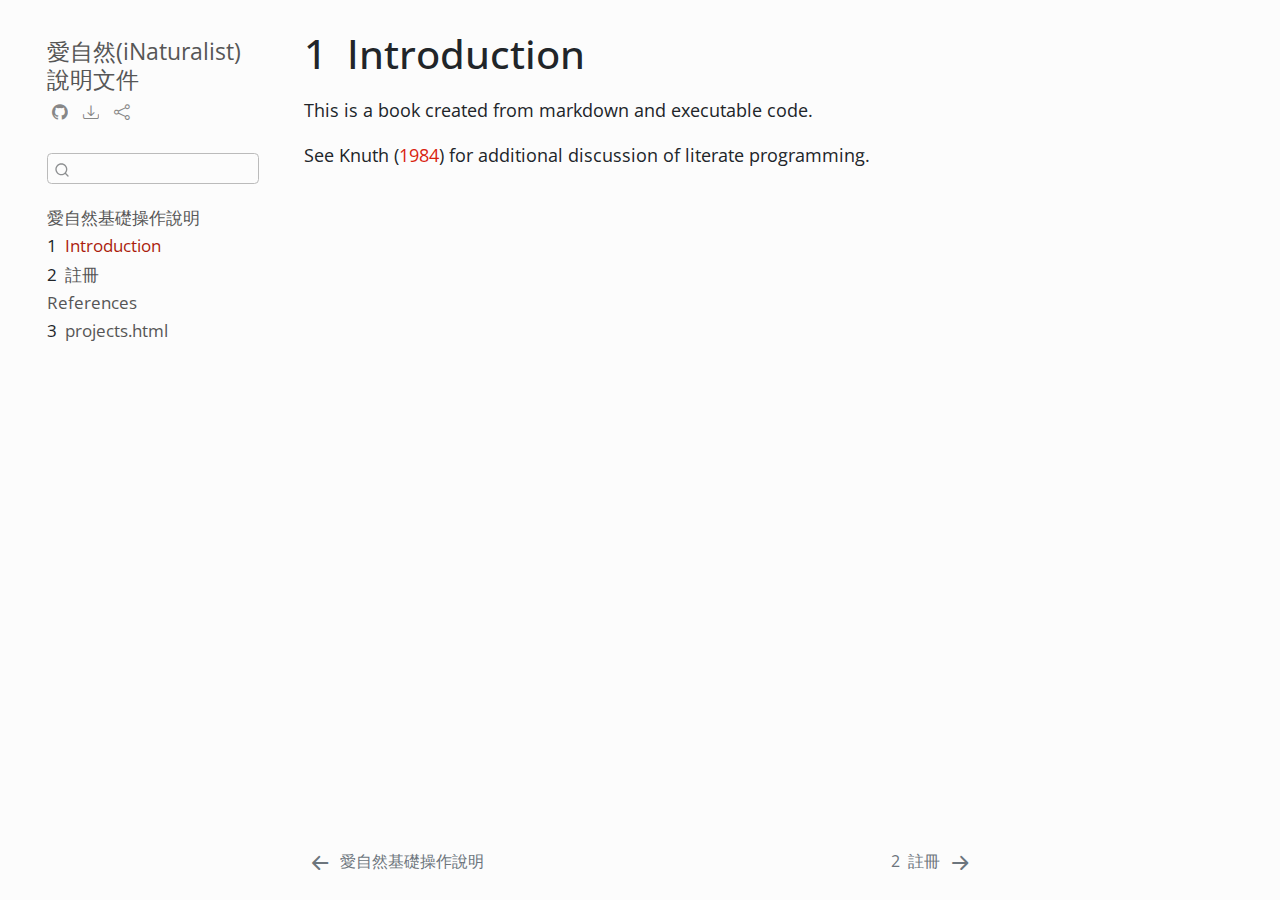
<file: docs/intro.html>
<!DOCTYPE html>
<html xmlns="http://www.w3.org/1999/xhtml" lang="en" xml:lang="en"><head>

<meta charset="utf-8">
<meta name="generator" content="quarto-0.9.646">

<meta name="viewport" content="width=device-width, initial-scale=1.0, user-scalable=yes">


<title>愛自然(iNaturalist)說明文件 - 1&nbsp; Introduction</title>
<style>
code{white-space: pre-wrap;}
span.smallcaps{font-variant: small-caps;}
span.underline{text-decoration: underline;}
div.column{display: inline-block; vertical-align: top; width: 50%;}
div.hanging-indent{margin-left: 1.5em; text-indent: -1.5em;}
ul.task-list{list-style: none;}
div.csl-bib-body { }
div.csl-entry {
  clear: both;
}
.hanging div.csl-entry {
  margin-left:2em;
  text-indent:-2em;
}
div.csl-left-margin {
  min-width:2em;
  float:left;
}
div.csl-right-inline {
  margin-left:2em;
  padding-left:1em;
}
div.csl-indent {
  margin-left: 2em;
}
</style>


<script src="site_libs/quarto-nav/quarto-nav.js"></script>
<script src="site_libs/quarto-nav/headroom.min.js"></script>
<script src="site_libs/clipboard/clipboard.min.js"></script>
<script src="site_libs/quarto-search/autocomplete.umd.js"></script>
<script src="site_libs/quarto-search/fuse.min.js"></script>
<script src="site_libs/quarto-search/quarto-search.js"></script>
<meta name="quarto:offset" content="./">
<link href="./register_and_settings.html" rel="next">
<link href="./index.html" rel="prev">
<link href="./images/iNaturalistTW_favicon.png" rel="icon" type="image/png">
<script src="site_libs/quarto-html/quarto.js"></script>
<script src="site_libs/quarto-html/popper.min.js"></script>
<script src="site_libs/quarto-html/tippy.umd.min.js"></script>
<script src="site_libs/quarto-html/anchor.min.js"></script>
<link href="site_libs/quarto-html/tippy.css" rel="stylesheet">
<link href="site_libs/quarto-html/quarto-syntax-highlighting.css" rel="stylesheet" id="quarto-text-highlighting-styles">
<script src="site_libs/bootstrap/bootstrap.min.js"></script>
<link href="site_libs/bootstrap/bootstrap-icons.css" rel="stylesheet">
<link href="site_libs/bootstrap/bootstrap.min.css" rel="stylesheet">
<script id="quarto-search-options" type="application/json">{
  "location": "sidebar",
  "copy-button": false,
  "collapse-after": 3,
  "panel-placement": "start",
  "type": "textbox",
  "limit": 20,
  "language": {
    "search-no-results-text": "No results",
    "search-matching-documents-text": "matching documents",
    "search-copy-link-title": "Copy link to search",
    "search-hide-matches-text": "Hide additional matches",
    "search-more-match-text": "more match in this document",
    "search-more-matches-text": "more matches in this document",
    "search-clear-button-title": "Clear",
    "search-detached-cancel-button-title": "Cancel",
    "search-submit-button-title": "Submit"
  }
}</script>


</head>

<body class="nav-sidebar floating">

<div id="quarto-search-results"></div>
  <header id="quarto-header" class="headroom fixed-top">
  <nav class="quarto-secondary-nav" data-bs-toggle="collapse" data-bs-target="#quarto-sidebar" aria-controls="quarto-sidebar" aria-expanded="false" aria-label="Toggle sidebar navigation" onclick="if (window.quartoToggleHeadroom) { window.quartoToggleHeadroom(); }">
    <div class="container-fluid d-flex justify-content-between">
      <h1 class="quarto-secondary-nav-title"><span class="chapter-number">1</span>&nbsp; <span class="chapter-title">Introduction</span></h1>
      <button type="button" class="quarto-btn-toggle btn" aria-label="Show secondary navigation">
        <i class="bi bi-chevron-right"></i>
      </button>
    </div>
  </nav>
</header>
<!-- content -->
<div id="quarto-content" class="quarto-container page-columns page-rows-contents page-layout-article">
<!-- sidebar -->
  <nav id="quarto-sidebar" class="sidebar collapse sidebar-navigation floating overflow-auto">
    <div class="pt-lg-2 mt-2 text-left sidebar-header">
    <div class="sidebar-title mb-0 py-0">
      <a href="./">愛自然(iNaturalist)說明文件</a> 
        <div class="sidebar-tools-main tools-wide">
    <a href="https://github.com/iNaturalistTaiwan/iNatTWDocs" title="Source Code" class="sidebar-tool px-1"><i class="bi bi-github"></i></a>
    <a href="" title="Download" id="sidebar-tool-dropdown-0" class="sidebar-tool dropdown-toggle px-1" data-bs-toggle="dropdown" aria-expanded="false"><i class="bi bi-download"></i></a>
    <ul class="dropdown-menu" aria-labelledby="sidebar-tool-dropdown-0">
        <li>
          <a class="dropdown-item sidebar-tools-main-item" href="./愛自然-iNaturalist-說明文件.pdf">
            <i class="bi bi-bi-file-pdf pe-1"></i>
          Download PDF
          </a>
        </li>
        <li>
          <a class="dropdown-item sidebar-tools-main-item" href="./愛自然-iNaturalist-說明文件.epub">
            <i class="bi bi-bi-journal pe-1"></i>
          Download ePub
          </a>
        </li>
        <li>
          <a class="dropdown-item sidebar-tools-main-item" href="./愛自然-iNaturalist-說明文件.docx">
            <i class="bi bi-bi-file-word pe-1"></i>
          Download Docx
          </a>
        </li>
    </ul>
    <a href="" title="Share" id="sidebar-tool-dropdown-1" class="sidebar-tool dropdown-toggle px-1" data-bs-toggle="dropdown" aria-expanded="false"><i class="bi bi-share"></i></a>
    <ul class="dropdown-menu" aria-labelledby="sidebar-tool-dropdown-1">
        <li>
          <a class="dropdown-item sidebar-tools-main-item" href="https://www.facebook.com/sharer/sharer.php?u=|url|">
            <i class="bi bi-bi-facebook pe-1"></i>
          Facebook
          </a>
        </li>
        <li>
          <a class="dropdown-item sidebar-tools-main-item" href="https://twitter.com/intent/tweet?url=|url|">
            <i class="bi bi-bi-twitter pe-1"></i>
          Twitter
          </a>
        </li>
    </ul>
</div>
    </div>
      </div>
      <div class="mt-2 flex-shrink-0 align-items-center">
        <div class="sidebar-search">
        <div id="quarto-search" class="" title="Search"></div>
        </div>
      </div>
    <div class="sidebar-menu-container"> 
    <ul class="list-unstyled mt-1">
        <li class="sidebar-item">
  <div class="sidebar-item-container"> 
  <a href="./index.html" class="sidebar-item-text sidebar-link">愛自然基礎操作說明</a>
  </div>
</li>
        <li class="sidebar-item">
  <div class="sidebar-item-container"> 
  <a href="./intro.html" class="sidebar-item-text sidebar-link active"><span class="chapter-number">1</span>&nbsp; <span class="chapter-title">Introduction</span></a>
  </div>
</li>
        <li class="sidebar-item">
  <div class="sidebar-item-container"> 
  <a href="./register_and_settings.html" class="sidebar-item-text sidebar-link"><span class="chapter-number">2</span>&nbsp; <span class="chapter-title">註冊</span></a>
  </div>
</li>
        <li class="sidebar-item">
  <div class="sidebar-item-container"> 
  <a href="./references.html" class="sidebar-item-text sidebar-link">References</a>
  </div>
</li>
        <li class="sidebar-item">
  <div class="sidebar-item-container"> 
  <a href="./projects.html" class="sidebar-item-text sidebar-link"><span class="chapter-number">3</span>&nbsp; <span class="chapter-title">projects.html</span></a>
  </div>
</li>
    </ul>
    </div>
</nav>
<!-- margin-sidebar -->
    <div id="quarto-margin-sidebar" class="sidebar margin-sidebar">
        
    </div>
<!-- main -->
<main class="content" id="quarto-document-content">

<header id="title-block-header" class="quarto-title-block default">
<div class="quarto-title">
<h1 class="title d-none d-lg-block"><span class="chapter-number">1</span>&nbsp; <span class="chapter-title">Introduction</span></h1>
</div>



<div class="quarto-title-meta">

    
    
  </div>
  

</header>

<p>This is a book created from markdown and executable code.</p>
<p>See <span class="citation" data-cites="knuth84">Knuth (<a href="references.html#ref-knuth84" role="doc-biblioref">1984</a>)</span> for additional discussion of literate programming.</p>


<div id="refs" class="references csl-bib-body hanging-indent" role="doc-bibliography" style="display: none">
<div id="ref-knuth84" class="csl-entry" role="doc-biblioentry">
Knuth, Donald E. 1984. <span>“Literate Programming.”</span> <em>Comput. J.</em> 27 (2): 97–111. <a href="https://doi.org/10.1093/comjnl/27.2.97">https://doi.org/10.1093/comjnl/27.2.97</a>.
</div>
</div>

</main> <!-- /main -->
<script id="quarto-html-after-body" type="application/javascript">
window.document.addEventListener("DOMContentLoaded", function (event) {
  const icon = "";
  const anchorJS = new window.AnchorJS();
  anchorJS.options = {
    placement: 'right',
    icon: icon
  };
  anchorJS.add('.anchored');
  const clipboard = new window.ClipboardJS('.code-copy-button', {
    target: function(trigger) {
      return trigger.previousElementSibling;
    }
  });
  clipboard.on('success', function(e) {
    // button target
    const button = e.trigger;
    // don't keep focus
    button.blur();
    // flash "checked"
    button.classList.add('code-copy-button-checked');
    var currentTitle = button.getAttribute("title");
    button.setAttribute("title", "Copied!");
    setTimeout(function() {
      button.setAttribute("title", currentTitle);
      button.classList.remove('code-copy-button-checked');
    }, 1000);
    // clear code selection
    e.clearSelection();
  });
  function tippyHover(el, contentFn) {
    const config = {
      allowHTML: true,
      content: contentFn,
      maxWidth: 500,
      delay: 100,
      arrow: false,
      appendTo: function(el) {
          return el.parentElement;
      },
      interactive: true,
      interactiveBorder: 10,
      theme: 'quarto',
      placement: 'bottom-start'
    };
    window.tippy(el, config); 
  }
  const noterefs = window.document.querySelectorAll('a[role="doc-noteref"]');
  for (var i=0; i<noterefs.length; i++) {
    const ref = noterefs[i];
    tippyHover(ref, function() {
      let href = ref.getAttribute('href');
      try { href = new URL(href).hash; } catch {}
      const id = href.replace(/^#\/?/, "");
      const note = window.document.getElementById(id);
      return note.innerHTML;
    });
  }
  var bibliorefs = window.document.querySelectorAll('a[role="doc-biblioref"]');
  for (var i=0; i<bibliorefs.length; i++) {
    const ref = bibliorefs[i];
    const cites = ref.parentNode.getAttribute('data-cites').split(' ');
    tippyHover(ref, function() {
      var popup = window.document.createElement('div');
      cites.forEach(function(cite) {
        var citeDiv = window.document.createElement('div');
        citeDiv.classList.add('hanging-indent');
        citeDiv.classList.add('csl-entry');
        var biblioDiv = window.document.getElementById('ref-' + cite);
        if (biblioDiv) {
          citeDiv.innerHTML = biblioDiv.innerHTML;
        }
        popup.appendChild(citeDiv);
      });
      return popup.innerHTML;
    });
  }
});
</script>
<nav class="page-navigation">
  <div class="nav-page nav-page-previous">
      <a href="./index.html" class="pagination-link">
        <i class="bi bi-arrow-left-short"></i> <span class="nav-page-text">愛自然基礎操作說明</span>
      </a>          
  </div>
  <div class="nav-page nav-page-next">
      <a href="./register_and_settings.html" class="pagination-link">
        <span class="nav-page-text"><span class="chapter-number">2</span>&nbsp; <span class="chapter-title">註冊</span></span> <i class="bi bi-arrow-right-short"></i>
      </a>
  </div>
</nav>
</div> <!-- /content -->



</body></html>
</file>
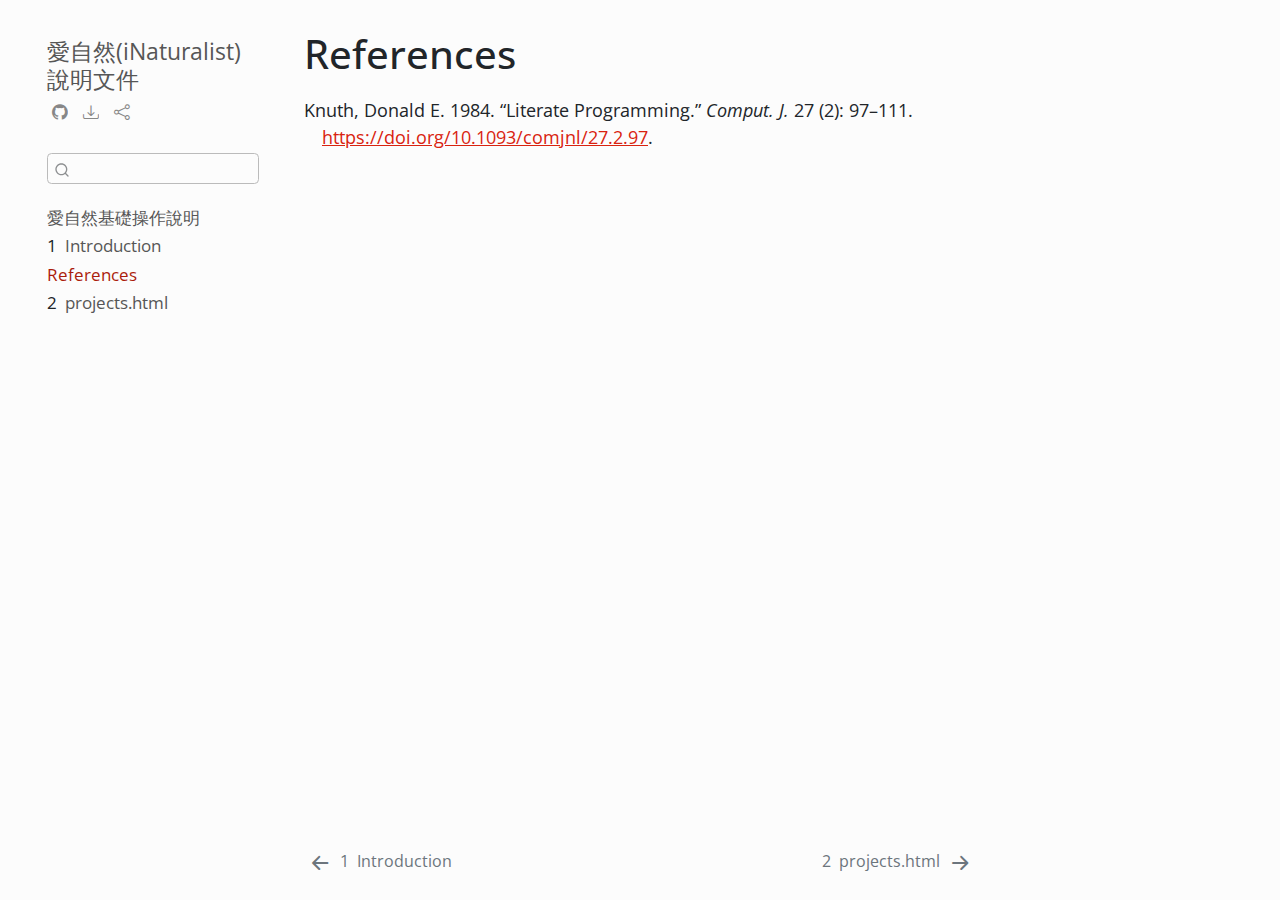
<file: docs/references.html>
<!DOCTYPE html>
<html xmlns="http://www.w3.org/1999/xhtml" lang="en" xml:lang="en"><head>

<meta charset="utf-8">
<meta name="generator" content="quarto-0.9.646">

<meta name="viewport" content="width=device-width, initial-scale=1.0, user-scalable=yes">


<title>愛自然(iNaturalist)說明文件 - References</title>
<style>
code{white-space: pre-wrap;}
span.smallcaps{font-variant: small-caps;}
span.underline{text-decoration: underline;}
div.column{display: inline-block; vertical-align: top; width: 50%;}
div.hanging-indent{margin-left: 1.5em; text-indent: -1.5em;}
ul.task-list{list-style: none;}
div.csl-bib-body { }
div.csl-entry {
  clear: both;
}
.hanging div.csl-entry {
  margin-left:2em;
  text-indent:-2em;
}
div.csl-left-margin {
  min-width:2em;
  float:left;
}
div.csl-right-inline {
  margin-left:2em;
  padding-left:1em;
}
div.csl-indent {
  margin-left: 2em;
}
</style>


<script src="site_libs/quarto-nav/quarto-nav.js"></script>
<script src="site_libs/quarto-nav/headroom.min.js"></script>
<script src="site_libs/clipboard/clipboard.min.js"></script>
<script src="site_libs/quarto-search/autocomplete.umd.js"></script>
<script src="site_libs/quarto-search/fuse.min.js"></script>
<script src="site_libs/quarto-search/quarto-search.js"></script>
<meta name="quarto:offset" content="./">
<link href="./projects.html" rel="next">
<link href="./intro.html" rel="prev">
<link href="./images/iNaturalistTW_favicon.png" rel="icon" type="image/png">
<script src="site_libs/quarto-html/quarto.js"></script>
<script src="site_libs/quarto-html/popper.min.js"></script>
<script src="site_libs/quarto-html/tippy.umd.min.js"></script>
<script src="site_libs/quarto-html/anchor.min.js"></script>
<link href="site_libs/quarto-html/tippy.css" rel="stylesheet">
<link href="site_libs/quarto-html/quarto-syntax-highlighting.css" rel="stylesheet" id="quarto-text-highlighting-styles">
<script src="site_libs/bootstrap/bootstrap.min.js"></script>
<link href="site_libs/bootstrap/bootstrap-icons.css" rel="stylesheet">
<link href="site_libs/bootstrap/bootstrap.min.css" rel="stylesheet">
<script id="quarto-search-options" type="application/json">{
  "location": "sidebar",
  "copy-button": false,
  "collapse-after": 3,
  "panel-placement": "start",
  "type": "textbox",
  "limit": 20,
  "language": {
    "search-no-results-text": "No results",
    "search-matching-documents-text": "matching documents",
    "search-copy-link-title": "Copy link to search",
    "search-hide-matches-text": "Hide additional matches",
    "search-more-match-text": "more match in this document",
    "search-more-matches-text": "more matches in this document",
    "search-clear-button-title": "Clear",
    "search-detached-cancel-button-title": "Cancel",
    "search-submit-button-title": "Submit"
  }
}</script>


</head>

<body class="nav-sidebar floating">

<div id="quarto-search-results"></div>
  <header id="quarto-header" class="headroom fixed-top">
  <nav class="quarto-secondary-nav" data-bs-toggle="collapse" data-bs-target="#quarto-sidebar" aria-controls="quarto-sidebar" aria-expanded="false" aria-label="Toggle sidebar navigation" onclick="if (window.quartoToggleHeadroom) { window.quartoToggleHeadroom(); }">
    <div class="container-fluid d-flex justify-content-between">
      <h1 class="quarto-secondary-nav-title">References</h1>
      <button type="button" class="quarto-btn-toggle btn" aria-label="Show secondary navigation">
        <i class="bi bi-chevron-right"></i>
      </button>
    </div>
  </nav>
</header>
<!-- content -->
<div id="quarto-content" class="quarto-container page-columns page-rows-contents page-layout-article">
<!-- sidebar -->
  <nav id="quarto-sidebar" class="sidebar collapse sidebar-navigation floating overflow-auto">
    <div class="pt-lg-2 mt-2 text-left sidebar-header">
    <div class="sidebar-title mb-0 py-0">
      <a href="./">愛自然(iNaturalist)說明文件</a> 
        <div class="sidebar-tools-main tools-wide">
    <a href="https://github.com/iNaturalistTaiwan/iNatTWDocs" title="Source Code" class="sidebar-tool px-1"><i class="bi bi-github"></i></a>
    <a href="" title="Download" id="sidebar-tool-dropdown-0" class="sidebar-tool dropdown-toggle px-1" data-bs-toggle="dropdown" aria-expanded="false"><i class="bi bi-download"></i></a>
    <ul class="dropdown-menu" aria-labelledby="sidebar-tool-dropdown-0">
        <li>
          <a class="dropdown-item sidebar-tools-main-item" href="./愛自然-iNaturalist-說明文件.pdf">
            <i class="bi bi-bi-file-pdf pe-1"></i>
          Download PDF
          </a>
        </li>
        <li>
          <a class="dropdown-item sidebar-tools-main-item" href="./愛自然-iNaturalist-說明文件.epub">
            <i class="bi bi-bi-journal pe-1"></i>
          Download ePub
          </a>
        </li>
        <li>
          <a class="dropdown-item sidebar-tools-main-item" href="./愛自然-iNaturalist-說明文件.docx">
            <i class="bi bi-bi-file-word pe-1"></i>
          Download Docx
          </a>
        </li>
    </ul>
    <a href="" title="Share" id="sidebar-tool-dropdown-1" class="sidebar-tool dropdown-toggle px-1" data-bs-toggle="dropdown" aria-expanded="false"><i class="bi bi-share"></i></a>
    <ul class="dropdown-menu" aria-labelledby="sidebar-tool-dropdown-1">
        <li>
          <a class="dropdown-item sidebar-tools-main-item" href="https://www.facebook.com/sharer/sharer.php?u=|url|">
            <i class="bi bi-bi-facebook pe-1"></i>
          Facebook
          </a>
        </li>
        <li>
          <a class="dropdown-item sidebar-tools-main-item" href="https://twitter.com/intent/tweet?url=|url|">
            <i class="bi bi-bi-twitter pe-1"></i>
          Twitter
          </a>
        </li>
    </ul>
</div>
    </div>
      </div>
      <div class="mt-2 flex-shrink-0 align-items-center">
        <div class="sidebar-search">
        <div id="quarto-search" class="" title="Search"></div>
        </div>
      </div>
    <div class="sidebar-menu-container"> 
    <ul class="list-unstyled mt-1">
        <li class="sidebar-item">
  <div class="sidebar-item-container"> 
  <a href="./index.html" class="sidebar-item-text sidebar-link">愛自然基礎操作說明</a>
  </div>
</li>
        <li class="sidebar-item">
  <div class="sidebar-item-container"> 
  <a href="./intro.html" class="sidebar-item-text sidebar-link"><span class="chapter-number">1</span>&nbsp; <span class="chapter-title">Introduction</span></a>
  </div>
</li>
        <li class="sidebar-item">
  <div class="sidebar-item-container"> 
  <a href="./references.html" class="sidebar-item-text sidebar-link active">References</a>
  </div>
</li>
        <li class="sidebar-item">
  <div class="sidebar-item-container"> 
  <a href="./projects.html" class="sidebar-item-text sidebar-link"><span class="chapter-number">2</span>&nbsp; <span class="chapter-title">projects.html</span></a>
  </div>
</li>
    </ul>
    </div>
</nav>
<!-- margin-sidebar -->
    <div id="quarto-margin-sidebar" class="sidebar margin-sidebar">
        
    </div>
<!-- main -->
<main class="content" id="quarto-document-content">

<header id="title-block-header" class="quarto-title-block default">
<div class="quarto-title">
<h1 class="title d-none d-lg-block">References</h1>
</div>



<div class="quarto-title-meta">

    
    
  </div>
  

</header>

<div id="refs" class="references csl-bib-body hanging-indent" role="doc-bibliography">
<div id="ref-knuth84" class="csl-entry" role="doc-biblioentry">
Knuth, Donald E. 1984. <span>“Literate Programming.”</span> <em>Comput.
J.</em> 27 (2): 97–111. <a href="https://doi.org/10.1093/comjnl/27.2.97">https://doi.org/10.1093/comjnl/27.2.97</a>.
</div>
</div>



</main> <!-- /main -->
<script id="quarto-html-after-body" type="application/javascript">
window.document.addEventListener("DOMContentLoaded", function (event) {
  const icon = "";
  const anchorJS = new window.AnchorJS();
  anchorJS.options = {
    placement: 'right',
    icon: icon
  };
  anchorJS.add('.anchored');
  const clipboard = new window.ClipboardJS('.code-copy-button', {
    target: function(trigger) {
      return trigger.previousElementSibling;
    }
  });
  clipboard.on('success', function(e) {
    // button target
    const button = e.trigger;
    // don't keep focus
    button.blur();
    // flash "checked"
    button.classList.add('code-copy-button-checked');
    var currentTitle = button.getAttribute("title");
    button.setAttribute("title", "Copied!");
    setTimeout(function() {
      button.setAttribute("title", currentTitle);
      button.classList.remove('code-copy-button-checked');
    }, 1000);
    // clear code selection
    e.clearSelection();
  });
  function tippyHover(el, contentFn) {
    const config = {
      allowHTML: true,
      content: contentFn,
      maxWidth: 500,
      delay: 100,
      arrow: false,
      appendTo: function(el) {
          return el.parentElement;
      },
      interactive: true,
      interactiveBorder: 10,
      theme: 'quarto',
      placement: 'bottom-start'
    };
    window.tippy(el, config); 
  }
  const noterefs = window.document.querySelectorAll('a[role="doc-noteref"]');
  for (var i=0; i<noterefs.length; i++) {
    const ref = noterefs[i];
    tippyHover(ref, function() {
      let href = ref.getAttribute('href');
      try { href = new URL(href).hash; } catch {}
      const id = href.replace(/^#\/?/, "");
      const note = window.document.getElementById(id);
      return note.innerHTML;
    });
  }
  var bibliorefs = window.document.querySelectorAll('a[role="doc-biblioref"]');
  for (var i=0; i<bibliorefs.length; i++) {
    const ref = bibliorefs[i];
    const cites = ref.parentNode.getAttribute('data-cites').split(' ');
    tippyHover(ref, function() {
      var popup = window.document.createElement('div');
      cites.forEach(function(cite) {
        var citeDiv = window.document.createElement('div');
        citeDiv.classList.add('hanging-indent');
        citeDiv.classList.add('csl-entry');
        var biblioDiv = window.document.getElementById('ref-' + cite);
        if (biblioDiv) {
          citeDiv.innerHTML = biblioDiv.innerHTML;
        }
        popup.appendChild(citeDiv);
      });
      return popup.innerHTML;
    });
  }
});
</script>
<nav class="page-navigation">
  <div class="nav-page nav-page-previous">
      <a href="./intro.html" class="pagination-link">
        <i class="bi bi-arrow-left-short"></i> <span class="nav-page-text"><span class="chapter-number">1</span>&nbsp; <span class="chapter-title">Introduction</span></span>
      </a>          
  </div>
  <div class="nav-page nav-page-next">
      <a href="./projects.html" class="pagination-link">
        <span class="nav-page-text"><span class="chapter-number">2</span>&nbsp; <span class="chapter-title">projects.html</span></span> <i class="bi bi-arrow-right-short"></i>
      </a>
  </div>
</nav>
</div> <!-- /content -->



</body></html>
</file>
<file: docs/site_libs/quarto-html/tippy.css>
.tippy-box[data-animation=fade][data-state=hidden]{opacity:0}[data-tippy-root]{max-width:calc(100vw - 10px)}.tippy-box{position:relative;background-color:#333;color:#fff;border-radius:4px;font-size:14px;line-height:1.4;white-space:normal;outline:0;transition-property:transform,visibility,opacity}.tippy-box[data-placement^=top]>.tippy-arrow{bottom:0}.tippy-box[data-placement^=top]>.tippy-arrow:before{bottom:-7px;left:0;border-width:8px 8px 0;border-top-color:initial;transform-origin:center top}.tippy-box[data-placement^=bottom]>.tippy-arrow{top:0}.tippy-box[data-placement^=bottom]>.tippy-arrow:before{top:-7px;left:0;border-width:0 8px 8px;border-bottom-color:initial;transform-origin:center bottom}.tippy-box[data-placement^=left]>.tippy-arrow{right:0}.tippy-box[data-placement^=left]>.tippy-arrow:before{border-width:8px 0 8px 8px;border-left-color:initial;right:-7px;transform-origin:center left}.tippy-box[data-placement^=right]>.tippy-arrow{left:0}.tippy-box[data-placement^=right]>.tippy-arrow:before{left:-7px;border-width:8px 8px 8px 0;border-right-color:initial;transform-origin:center right}.tippy-box[data-inertia][data-state=visible]{transition-timing-function:cubic-bezier(.54,1.5,.38,1.11)}.tippy-arrow{width:16px;height:16px;color:#333}.tippy-arrow:before{content:"";position:absolute;border-color:transparent;border-style:solid}.tippy-content{position:relative;padding:5px 9px;z-index:1}
</file>
<file: docs/site_libs/quarto-html/quarto-syntax-highlighting.css>
/* quarto syntax highlight colors */
:root {
  --quarto-hl-ot-color: #003B4F;
  --quarto-hl-at-color: #657422;
  --quarto-hl-ss-color: #20794D;
  --quarto-hl-an-color: #5E5E5E;
  --quarto-hl-fu-color: #4758AB;
  --quarto-hl-st-color: #20794D;
  --quarto-hl-cf-color: #003B4F;
  --quarto-hl-op-color: #5E5E5E;
  --quarto-hl-er-color: #AD0000;
  --quarto-hl-bn-color: #AD0000;
  --quarto-hl-al-color: #AD0000;
  --quarto-hl-va-color: #111111;
  --quarto-hl-bu-color: inherit;
  --quarto-hl-ex-color: inherit;
  --quarto-hl-pp-color: #AD0000;
  --quarto-hl-in-color: #5E5E5E;
  --quarto-hl-vs-color: #20794D;
  --quarto-hl-wa-color: #5E5E5E;
  --quarto-hl-do-color: #5E5E5E;
  --quarto-hl-im-color: #00769E;
  --quarto-hl-ch-color: #20794D;
  --quarto-hl-dt-color: #AD0000;
  --quarto-hl-fl-color: #AD0000;
  --quarto-hl-co-color: #5E5E5E;
  --quarto-hl-cv-color: #5E5E5E;
  --quarto-hl-cn-color: #8f5902;
  --quarto-hl-sc-color: #5E5E5E;
  --quarto-hl-dv-color: #AD0000;
  --quarto-hl-kw-color: #003B4F;
}

/* other quarto variables */
:root {
  --quarto-font-monospace: SFMono-Regular, Menlo, Monaco, Consolas, "Liberation Mono", "Courier New", monospace;
}

pre > code.sourceCode > span {
  color: #003B4F;
}

code span {
  color: #003B4F;
}

code.sourceCode > span {
  color: #003B4F;
}

div.sourceCode,
div.sourceCode pre.sourceCode {
  color: #003B4F;
}

code span.ot {
  color: #003B4F;
}

code span.at {
  color: #657422;
}

code span.ss {
  color: #20794D;
}

code span.an {
  color: #5E5E5E;
}

code span.fu {
  color: #4758AB;
}

code span.st {
  color: #20794D;
}

code span.cf {
  color: #003B4F;
}

code span.op {
  color: #5E5E5E;
}

code span.er {
  color: #AD0000;
}

code span.bn {
  color: #AD0000;
}

code span.al {
  color: #AD0000;
}

code span.va {
  color: #111111;
}

code span.pp {
  color: #AD0000;
}

code span.in {
  color: #5E5E5E;
}

code span.vs {
  color: #20794D;
}

code span.wa {
  color: #5E5E5E;
  font-style: italic;
}

code span.do {
  color: #5E5E5E;
  font-style: italic;
}

code span.im {
  color: #00769E;
}

code span.ch {
  color: #20794D;
}

code span.dt {
  color: #AD0000;
}

code span.fl {
  color: #AD0000;
}

code span.co {
  color: #5E5E5E;
}

code span.cv {
  color: #5E5E5E;
  font-style: italic;
}

code span.cn {
  color: #8f5902;
}

code span.sc {
  color: #5E5E5E;
}

code span.dv {
  color: #AD0000;
}

code span.kw {
  color: #003B4F;
}

.prevent-inlining {
  content: "</";
}

/*# sourceMappingURL=debc5d5d77c3f9108843748ff7464032.css.map */
</file>
